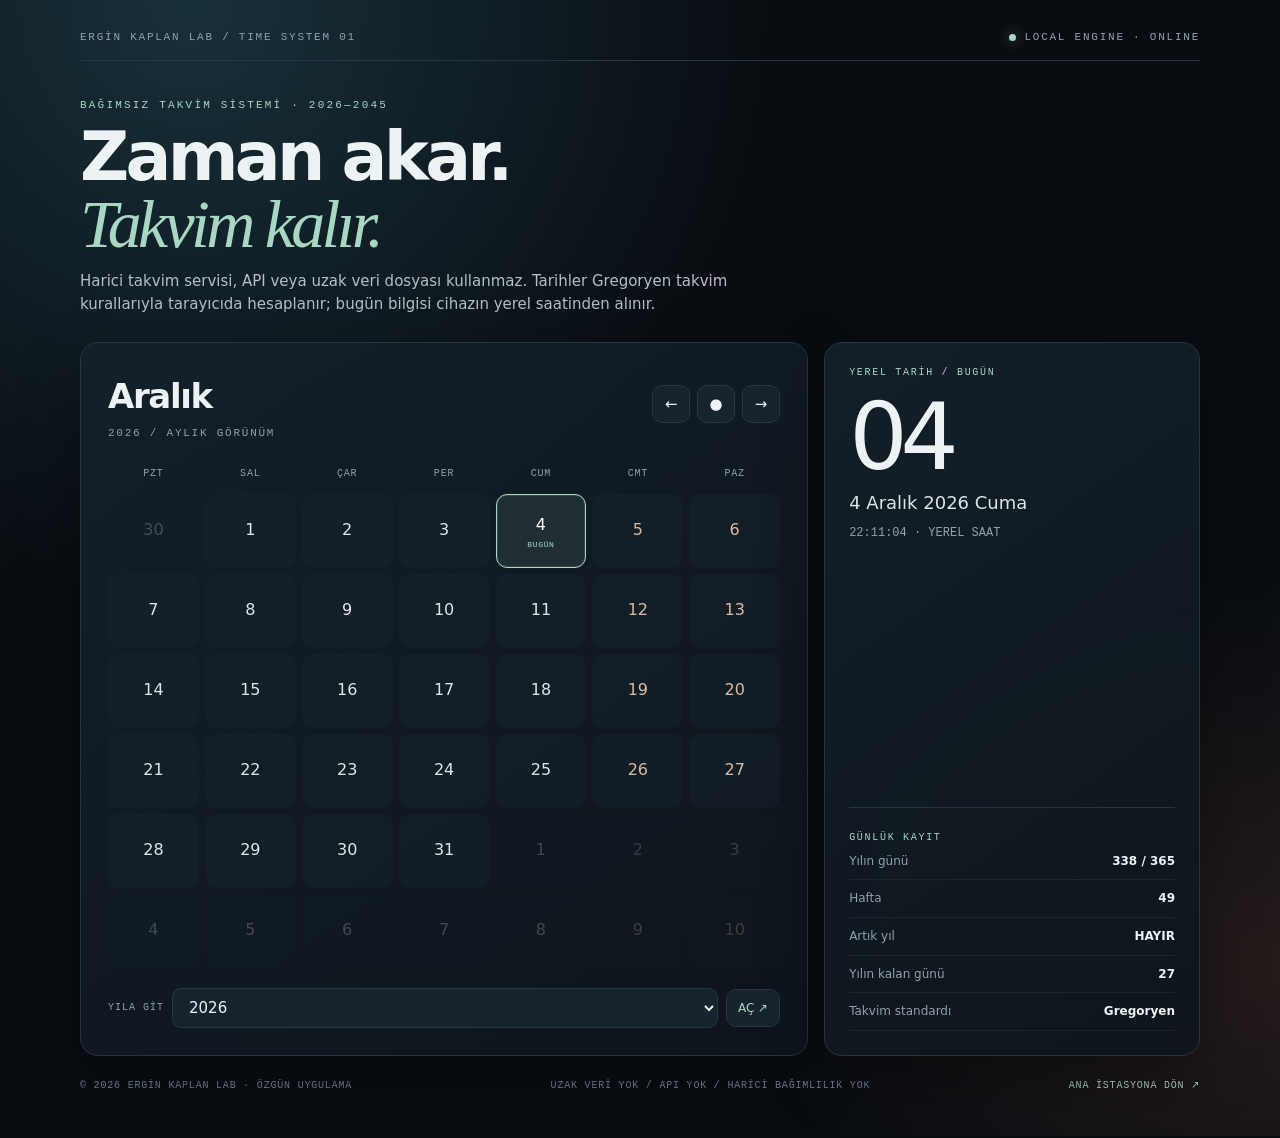
<file: calendar/index.html>
<!doctype html>
<html lang="tr">
<head>
<meta charset="utf-8">
<meta name="viewport" content="width=device-width,initial-scale=1">
<meta name="theme-color" content="#090d12">
<meta name="color-scheme" content="dark">
<title>Ergin Kaplan Lab — Sonsuz Takvim 2026–2045</title>
<meta name="description" content="Ergin Kaplan Lab tarafından geliştirilen, harici veri kaynağı kullanmayan ve cihazın yerel tarihine göre kendini güncelleyen 2026–2045 takvimi.">
<meta name="author" content="Ergin Kaplan">
<meta name="robots" content="index,follow">
<link rel="canonical" href="https://eerrgin.github.io/takvim/">
<meta property="og:type" content="website">
<meta property="og:title" content="Ergin Kaplan Lab — Sonsuz Takvim">
<meta property="og:description" content="Harici API yok. Yerel hesaplama. Her gün kendiliğinden güncel.">
<meta property="og:url" content="https://eerrgin.github.io/takvim/">
<style>
:root{color-scheme:dark;--bg:#090d12;--panel:#101820;--panel2:#131f29;--line:#263642;--muted:#91a2ad;--ink:#edf3f4;--mint:#a8d7c3;--amber:#e6b878;--red:#d67c70}
*{box-sizing:border-box}html{min-height:100%;background:var(--bg)}body{margin:0;min-height:100vh;color:var(--ink);font:15px/1.55 system-ui,-apple-system,"Segoe UI",sans-serif;background:radial-gradient(ellipse at 15% 0%,#18303a 0,transparent 36rem),radial-gradient(ellipse at 100% 85%,#251b1b 0,transparent 32rem),var(--bg)}
a{color:inherit}.shell{width:min(1120px,calc(100% - 36px));margin:auto;padding:30px 0 42px}.topline{display:flex;justify-content:space-between;gap:12px;align-items:center;border-bottom:1px solid var(--line);padding-bottom:15px;color:var(--muted);font:11px/1.4 ui-monospace,monospace;letter-spacing:.16em;text-transform:uppercase}.signal{display:inline-flex;align-items:center;gap:8px}.signal i{width:7px;height:7px;border-radius:50%;background:var(--mint);box-shadow:0 0 14px #a8d7c388}
header{padding:38px 0 26px}.eyebrow{color:var(--mint);font:11px ui-monospace,monospace;letter-spacing:.2em;text-transform:uppercase}h1{font-size:clamp(34px,7vw,68px);line-height:.98;letter-spacing:-.055em;margin:13px 0 12px;font-weight:650}h1 em{font-family:Georgia,serif;font-weight:400;color:var(--mint)}.intro{max-width:650px;color:#b3c0c6;margin:0}.dashboard{display:grid;grid-template-columns:minmax(0,1.55fr) minmax(250px,.8fr);gap:16px;align-items:stretch}.panel{border:1px solid var(--line);background:linear-gradient(145deg,#14212aee,#0e151cee);border-radius:18px;box-shadow:0 22px 65px #0005}.calendar{padding:clamp(17px,3vw,27px)}.side{padding:24px;display:flex;flex-direction:column;justify-content:space-between;min-height:100%}.monthbar{display:flex;justify-content:space-between;align-items:center;gap:12px;margin-bottom:21px}.monthname{font-size:clamp(23px,4vw,34px);font-weight:600;letter-spacing:-.04em}.monthname small{display:block;font:11px ui-monospace,monospace;letter-spacing:.16em;color:var(--muted);margin-top:4px}.controls{display:flex;gap:7px}.control{border:1px solid var(--line);background:#17242d;color:var(--ink);border-radius:10px;min-width:38px;height:38px;padding:0 11px;cursor:pointer;font:inherit}.control:hover,.control:focus-visible{border-color:var(--mint);outline:none}.todaybtn{color:var(--mint);font-size:12px}.weekdays,.days{display:grid;grid-template-columns:repeat(7,minmax(0,1fr));gap:6px}.weekdays{margin-bottom:7px}.weekdays span{text-align:center;color:var(--muted);font:10px ui-monospace,monospace;letter-spacing:.08em;padding:8px 0}.day{min-height:clamp(43px,7vw,74px);border:1px solid transparent;border-radius:11px;background:#17232b88;color:#dce5e7;display:flex;flex-direction:column;align-items:center;justify-content:center;gap:2px;font-size:clamp(13px,2vw,16px);position:relative}.day.muted{opacity:.24}.day.weekend{color:#d7b9a6}.day.today{border-color:var(--mint);background:#a8d7c31b;color:#fff;box-shadow:inset 0 0 0 1px #a8d7c322}.day.today:after{content:"BUGÜN";font:8px ui-monospace,monospace;letter-spacing:.08em;color:var(--mint)}.day.selected{background:#a8d7c32c}.side-label{font:10px ui-monospace,monospace;letter-spacing:.17em;color:var(--mint);text-transform:uppercase}.bigdate{font-size:clamp(58px,9vw,92px);line-height:1;letter-spacing:-.08em;margin:14px 0 5px}.fulldate{font-size:18px;color:#dce6e7}.liveclock{font:12px ui-monospace,monospace;color:var(--muted);margin-top:9px}.divider{height:1px;background:var(--line);margin:24px 0}.fact{display:flex;justify-content:space-between;gap:10px;padding:9px 0;border-bottom:1px solid #26364288;font-size:12px;color:var(--muted)}.fact strong{color:var(--ink);font-weight:550;text-align:right}.yearrow{display:flex;gap:8px;align-items:center;margin-top:20px}.yearrow label{font:10px ui-monospace,monospace;color:var(--muted);letter-spacing:.1em}.yearrow select{background:#17242d;color:var(--ink);border:1px solid var(--line);border-radius:9px;padding:9px 12px;font:inherit;flex:1;min-width:0}.foot{display:flex;justify-content:space-between;gap:14px;flex-wrap:wrap;margin-top:22px;color:#71828d;font:10px/1.6 ui-monospace,monospace;letter-spacing:.08em}.foot a{color:var(--mint);text-decoration:none}.foot a:hover{text-decoration:underline}
@media(max-width:760px){.dashboard{grid-template-columns:1fr}.side{min-height:0}.bigdate{font-size:68px}.shell{width:min(100% - 22px,650px);padding-top:18px}.topline{font-size:9px}.day{min-height:47px}.weekdays,.days{gap:4px}}
@media(prefers-reduced-motion:no-preference){.panel{animation:rise .55s ease both}.side{animation-delay:.08s}@keyframes rise{from{opacity:0;transform:translateY(9px)}to{opacity:1;transform:none}}}
</style>
</head>
<body>
<main class="shell">
<div class="topline"><span>ERGİN KAPLAN LAB / TIME SYSTEM 01</span><span class="signal"><i></i> LOCAL ENGINE · ONLINE</span></div>
<header><div class="eyebrow">Bağımsız takvim sistemi · 2026—2045</div><h1>Zaman akar.<br><em>Takvim kalır.</em></h1><p class="intro">Harici takvim servisi, API veya uzak veri dosyası kullanmaz. Tarihler Gregoryen takvim kurallarıyla tarayıcıda hesaplanır; bugün bilgisi cihazın yerel saatinden alınır.</p></header>
<section class="dashboard" aria-label="Takvim ve gün bilgisi">
<div class="panel calendar">
<div class="monthbar"><div class="monthname" id="monthName">—<small id="yearLabel">—</small></div><div class="controls"><button class="control" id="prev" aria-label="Önceki ay">←</button><button class="control" id="today" aria-label="Bugüne dön" title="Bugüne dön">●</button><button class="control" id="next" aria-label="Sonraki ay">→</button></div></div>
<div class="weekdays" aria-hidden="true"><span> PZT </span><span>SAL</span><span>ÇAR</span><span>PER</span><span>CUM</span><span>CMT</span><span>PAZ</span></div>
<div class="days" id="days" aria-label="Ayın günleri"></div>
<div class="yearrow"><label for="yearSelect">YILA GİT</label><select id="yearSelect" aria-label="Takvim yılı"></select><button class="control todaybtn" id="goYear">AÇ ↗</button></div>
</div>
<aside class="panel side">
<div><div class="side-label">Yerel tarih / bugün</div><div class="bigdate" id="dateNumber">—</div><div class="fulldate" id="fullDate">—</div><div class="liveclock" id="clock">--:--:-- · YEREL SAAT</div></div>
<div><div class="divider"></div><div class="side-label">Günlük kayıt</div><div class="fact"><span>Yılın günü</span><strong id="dayOfYear">—</strong></div><div class="fact"><span>Hafta</span><strong id="weekNo">—</strong></div><div class="fact"><span>Artık yıl</span><strong id="leap">—</strong></div><div class="fact"><span>Yılın kalan günü</span><strong id="remaining">—</strong></div><div class="fact"><span>Takvim standardı</span><strong>Gregoryen</strong></div></div>
</aside>
</section>
<footer class="foot"><span>© <span id="copyrightYear"></span> ERGİN KAPLAN LAB · ÖZGÜN UYGULAMA</span><span>UZAK VERİ YOK / API YOK / HARİCİ BAĞIMLILIK YOK</span><a href="https://eerrgin.github.io/">ANA İSTASYONA DÖN ↗</a></footer>
</main>
<script>
(function(){
"use strict";
const $=id=>document.getElementById(id);
const monthNames=["Ocak","Şubat","Mart","Nisan","Mayıs","Haziran","Temmuz","Ağustos","Eylül","Ekim","Kasım","Aralık"];
const dayNames=["Pazar","Pazartesi","Salı","Çarşamba","Perşembe","Cuma","Cumartesi"];
const fmt=new Intl.DateTimeFormat("tr-TR",{weekday:"long",day:"numeric",month:"long",year:"numeric"});
let view=new Date();view=new Date(view.getFullYear(),view.getMonth(),1);
let todayKey="";
const pad=n=>String(n).padStart(2,"0");
const key=d=>d.getFullYear()+"-"+pad(d.getMonth()+1)+"-"+pad(d.getDate());
const leap=y=>y%4===0&&(y%100!==0||y%400===0);
function ordinal(d){const start=new Date(d.getFullYear(),0,1);return Math.floor((new Date(d.getFullYear(),d.getMonth(),d.getDate())-start)/86400000)+1}
function isoWeek(d){const x=new Date(d.getFullYear(),d.getMonth(),d.getDate());x.setDate(x.getDate()+3-((x.getDay()+6)%7));const first=new Date(x.getFullYear(),0,4);return 1+Math.round(((x-first)/86400000-3+((first.getDay()+6)%7))/7)}
function render(){
const now=new Date();todayKey=key(now);
$("monthName").firstChild.nodeValue=monthNames[view.getMonth()];
$("yearLabel").textContent=String(view.getFullYear())+" / AYLIK GÖRÜNÜM";
const first=new Date(view.getFullYear(),view.getMonth(),1);
const offset=(first.getDay()+6)%7;
const count=new Date(view.getFullYear(),view.getMonth()+1,0).getDate();
const prevCount=new Date(view.getFullYear(),view.getMonth(),0).getDate();
const frag=document.createDocumentFragment();
for(let i=0;i<42;i++){
let day,monthOffset=0;
if(i<offset){day=prevCount-offset+i+1;monthOffset=-1}
else if(i>=offset+count){day=i-offset-count+1;monthOffset=1}
else day=i-offset+1;
const d=new Date(view.getFullYear(),view.getMonth()+monthOffset,day);
const b=document.createElement("div");b.className="day"+(monthOffset?" muted":"")+(d.getDay()===0||d.getDay()===6?" weekend":"")+(key(d)===todayKey?" today":"");
b.textContent=String(day);b.setAttribute("aria-label",fmt.format(d));
if(key(d)===todayKey)b.setAttribute("aria-current","date");
frag.appendChild(b);
}
$("days").replaceChildren(frag);
$("dateNumber").textContent=pad(now.getDate());
$("fullDate").textContent=fmt.format(now);
$("dayOfYear").textContent=ordinal(now)+" / "+(leap(now.getFullYear())?366:365);
$("weekNo").textContent=String(isoWeek(now));
$("leap").textContent=leap(now.getFullYear())?"EVET":"HAYIR";
$("remaining").textContent=String((leap(now.getFullYear())?366:365)-ordinal(now));
$("copyrightYear").textContent=now.getFullYear();
}
const select=$("yearSelect");
for(let y=2026;y<=2045;y++){const o=document.createElement("option");o.value=String(y);o.textContent=String(y);select.appendChild(o)}
function syncSelect(){select.value=String(view.getFullYear());if(!select.value)select.value="2045"}
$("prev").addEventListener("click",()=>{view=new Date(view.getFullYear(),view.getMonth()-1,1);render();syncSelect()});
$("next").addEventListener("click",()=>{view=new Date(view.getFullYear(),view.getMonth()+1,1);render();syncSelect()});
$("today").addEventListener("click",()=>{const n=new Date();view=new Date(n.getFullYear(),n.getMonth(),1);render();syncSelect()});
$("goYear").addEventListener("click",()=>{view=new Date(Number(select.value),view.getMonth(),1);render()});
render();syncSelect();
function tick(){const n=new Date();$("clock").textContent=pad(n.getHours())+":"+pad(n.getMinutes())+":"+pad(n.getSeconds())+" · YEREL SAAT";if(key(n)!==todayKey)render()}
tick();setInterval(tick,1000);
})();
</script>
</body>
</html>
</file>
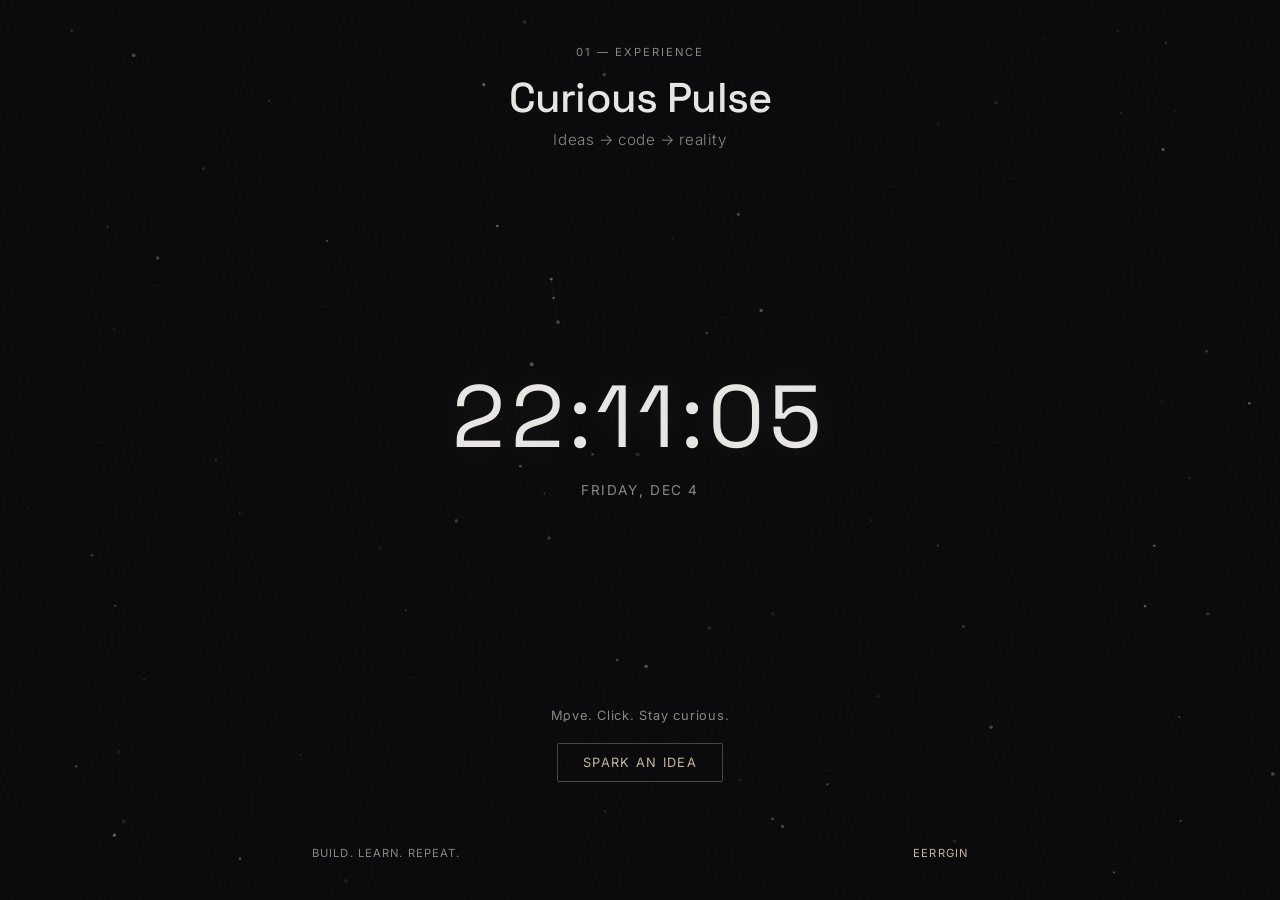
<file: curious-pulse/index.html>
<!DOCTYPE html>
<html lang="en">
<head>
  <meta charset="UTF-8">
  <meta name="viewport" content="width=device-width, initial-scale=1.0">
  <title>Curious Pulse — eerrgin</title>
  <link rel="stylesheet" href="style.css">
  <link rel="preconnect" href="https://fonts.googleapis.com">
  <link rel="preconnect" href="https://fonts.gstatic.com" crossorigin>
  <link href="https://fonts.googleapis.com/css2?family=Inter:wght@300;400;500&family=Space+Grotesk:wght@400;500;600&display=swap" rel="stylesheet">
</head>
<body>
  <canvas id="particles"></canvas>

  <div class="content">
    <header>
      <span class="tag">01 — EXPERIENCE</span>
      <h1>Curious Pulse</h1>
      <p class="subtitle">Ideas → code → reality</p>
    </header>

    <div class="clock-wrapper">
      <div id="clock" class="clock">00:00:00</div>
      <div id="date" class="date"></div>
    </div>

    <div class="interaction">
      <p class="hint">Move. Click. Stay curious.</p>
      <button id="spark" class="spark-btn">Spark an idea</button>
      <div id="idea" class="idea"></div>
    </div>

    <footer>
      <span>Build. Learn. Repeat.</span>
      <span class="author">eerrgin</span>
    </footer>
  </div>

  <script src="script.js"></script>
</body>
</html>
</file>
<file: curious-pulse/style.css>
* {
  margin: 0;
  padding: 0;
  box-sizing: border-box;
}

:root {
  --bg: #0a0a0c;
  --text: #e8e6e3;
  --muted: #8a8780;
  --accent: #c4b5a0;
  --glow: rgba(196, 181, 160, 0.15);
}

html, body {
  height: 100%;
  overflow: hidden;
  background: var(--bg);
  color: var(--text);
  font-family: 'Inter', system-ui, sans-serif;
  -webkit-font-smoothing: antialiased;
}

#particles {
  position: fixed;
  inset: 0;
  z-index: 0;
  pointer-events: none;
}

.content {
  position: relative;
  z-index: 1;
  height: 100%;
  display: flex;
  flex-direction: column;
  justify-content: space-between;
  padding: 2.5rem 2rem;
  max-width: 720px;
  margin: 0 auto;
}

header {
  text-align: center;
}

.tag {
  display: inline-block;
  font-size: 0.7rem;
  letter-spacing: 0.18em;
  text-transform: uppercase;
  color: var(--muted);
  margin-bottom: 0.75rem;
}

h1 {
  font-family: 'Space Grotesk', sans-serif;
  font-weight: 500;
  font-size: clamp(1.8rem, 5vw, 2.6rem);
  letter-spacing: -0.02em;
  margin-bottom: 0.4rem;
}

.subtitle {
  font-size: 0.95rem;
  color: var(--muted);
  font-weight: 300;
  letter-spacing: 0.04em;
}

.clock-wrapper {
  text-align: center;
  flex: 1;
  display: flex;
  flex-direction: column;
  justify-content: center;
  align-items: center;
}

.clock {
  font-family: 'Space Grotesk', sans-serif;
  font-size: clamp(3.2rem, 12vw, 5.5rem);
  font-weight: 400;
  letter-spacing: 0.06em;
  color: var(--text);
  text-shadow: 0 0 40px var(--glow);
  transition: opacity 0.3s ease;
}

.date {
  margin-top: 0.6rem;
  font-size: 0.85rem;
  color: var(--muted);
  letter-spacing: 0.12em;
  text-transform: uppercase;
}

.interaction {
  text-align: center;
  padding-bottom: 1rem;
}

.hint {
  font-size: 0.8rem;
  color: var(--muted);
  margin-bottom: 1.2rem;
  letter-spacing: 0.06em;
}

.spark-btn {
  background: transparent;
  border: 1px solid rgba(196, 181, 160, 0.35);
  color: var(--accent);
  font-family: 'Inter', sans-serif;
  font-size: 0.8rem;
  letter-spacing: 0.1em;
  text-transform: uppercase;
  padding: 0.7rem 1.6rem;
  cursor: pointer;
  border-radius: 2px;
  transition: all 0.25s ease;
}

.spark-btn:hover {
  background: rgba(196, 181, 160, 0.08);
  border-color: var(--accent);
  box-shadow: 0 0 24px var(--glow);
}

.spark-btn:active {
  transform: scale(0.97);
}

.idea {
  margin-top: 1.4rem;
  min-height: 1.6rem;
  font-size: 0.95rem;
  color: var(--text);
  opacity: 0;
  transition: opacity 0.5s ease;
  font-weight: 300;
  letter-spacing: 0.02em;
}

.idea.visible {
  opacity: 1;
}

footer {
  display: flex;
  justify-content: space-between;
  align-items: center;
  font-size: 0.7rem;
  color: var(--muted);
  letter-spacing: 0.1em;
  text-transform: uppercase;
}

.author {
  color: var(--accent);
}

/* subtle grain overlay */
body::after {
  content: "";
  position: fixed;
  inset: 0;
  background-image: url("data:image/svg+xml,%3Csvg viewBox='0 0 256 256' xmlns='http://www.w3.org/2000/svg'%3E%3Cfilter id='noise'%3E%3CfeTurbulence type='fractalNoise' baseFrequency='0.85' numOctaves='4' stitchTiles='stitch'/%3E%3C/filter%3E%3Crect width='100%25' height='100%25' filter='url(%23noise)' opacity='0.04'/%3E%3C/svg%3E");
  pointer-events: none;
  z-index: 2;
  opacity: 0.5;
}

@media (max-width: 480px) {
  .content {
    padding: 1.8rem 1.2rem;
  }
  footer {
    flex-direction: column;
    gap: 0.5rem;
  }
}
</file>
